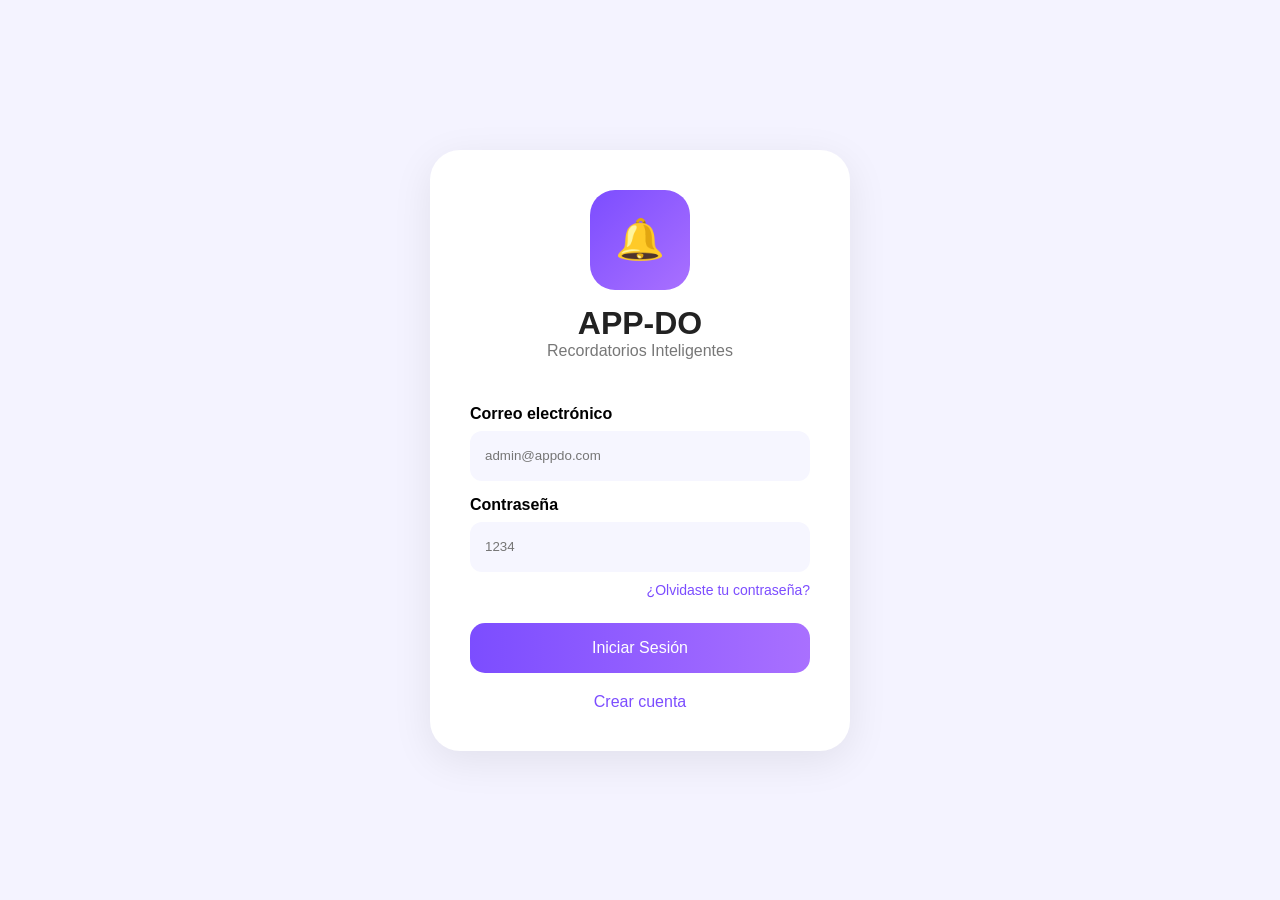
<file: AppFront/index.html>
<!DOCTYPE html>
<html lang="es">
<head>
    <meta charset="UTF-8">
    <meta name="viewport" content="width=device-width, initial-scale=1.0">
    <title>APP-DO | Iniciar Sesión</title>

    <link rel="stylesheet" href="CSS/style.css">
</head>
<body>

    <div class="login-card">

        <div class="logo">
            🔔
        </div>

        <h1>APP-DO</h1>

        <p class="subtitle">
            Recordatorios Inteligentes
        </p>

        <form id="loginForm">

            <label>
                Correo electrónico
            </label>

            <input
                type="email"
                id="correo"
                placeholder="admin@appdo.com"
            >

































            
            <label>
                Contraseña
            </label>

            <input
                type="password"
                id="password"
                placeholder="1234"
            >

            <a href="#" class="forgot">
                ¿Olvidaste tu contraseña?
            </a>

            <button type="submit">
                Iniciar Sesión
            </button>

        </form>
        <a href="registro.html" style="text-decoration: none;">
            <p class="register">
                Crear cuenta
            </p>
        </a>

    </div>

    <script src="auth.js"></script>

</body>
</html>
</file>
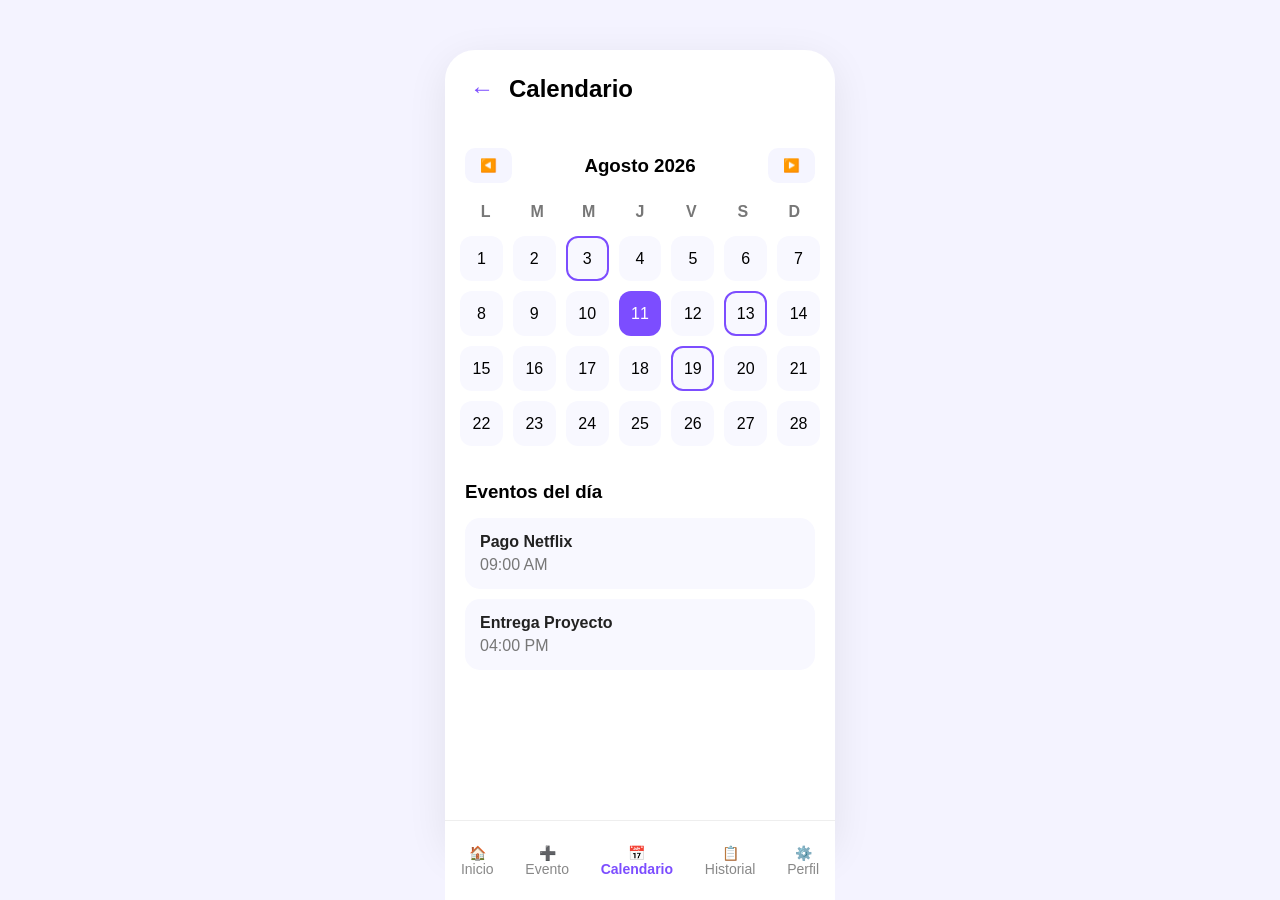
<file: AppFront/calendario.html>
<!DOCTYPE html>
<html lang="es">
<head>
    <meta charset="UTF-8">
    <meta name="viewport" content="width=device-width, initial-scale=1.0">
    <title>APP-DO | Calendario</title>

    <link rel="stylesheet" href="CSS/calendario.css">
</head>
<body>

<div class="phone">

    <header>

        <a href="dashboard.html" class="back">
            ←
        </a>

        <h2>Calendario</h2>

    </header>

    <section class="month">

        <button>◀️</button>

        <h3>Agosto 2026</h3>

        <button>▶️</button>

    </section>

    <section class="weekdays">

        <span>L</span>
        <span>M</span>
        <span>M</span>
        <span>J</span>
        <span>V</span>
        <span>S</span>
        <span>D</span>

    </section>

    <section class="calendar">

        <div class="day">1</div>
        <div class="day">2</div>
        <div class="day event-day">3</div>
        <div class="day">4</div>
        <div class="day">5</div>
        <div class="day">6</div>
        <div class="day">7</div>

        <div class="day">8</div>
        <div class="day">9</div>
        <div class="day">10</div>
        <div class="day selected">11</div>
        <div class="day">12</div>
        <div class="day event-day">13</div>
        <div class="day">14</div>

        <div class="day">15</div>
        <div class="day">16</div>
        <div class="day">17</div>
        <div class="day">18</div>
        <div class="day event-day">19</div>
        <div class="day">20</div>
        <div class="day">21</div>

        <div class="day">22</div>
        <div class="day">23</div>
        <div class="day">24</div>
        <div class="day">25</div>
        <div class="day">26</div>
        <div class="day">27</div>
        <div class="day">28</div>

    </section>

    <section class="today-events">

        <h3>Eventos del día</h3>

        <a href="detalle.html" class="event-card">

            <h4>Pago Netflix</h4>
            <p>09:00 AM</p>

        </a>

        <a href="detalle.html" class="event-card">

            <h4>Entrega Proyecto</h4>
            <p>04:00 PM</p>

        </a>

    </section>

    <nav>

        <a href="dashboard.html">
            🏠
            <span>Inicio</span>
        </a>

        <a href="evento.html">
            ➕
            <span>Evento</span>
        </a>

        <a href="calendario.html" class="active">
            📅
            <span>Calendario</span>
        </a>

        <a href="historial.html">
            📋
            <span>Historial</span>
        </a>

        <a href="perfil.html">
            ⚙️
            <span>Perfil</span>
        </a>

    </nav>

</div>

</body>
</html>
</file>
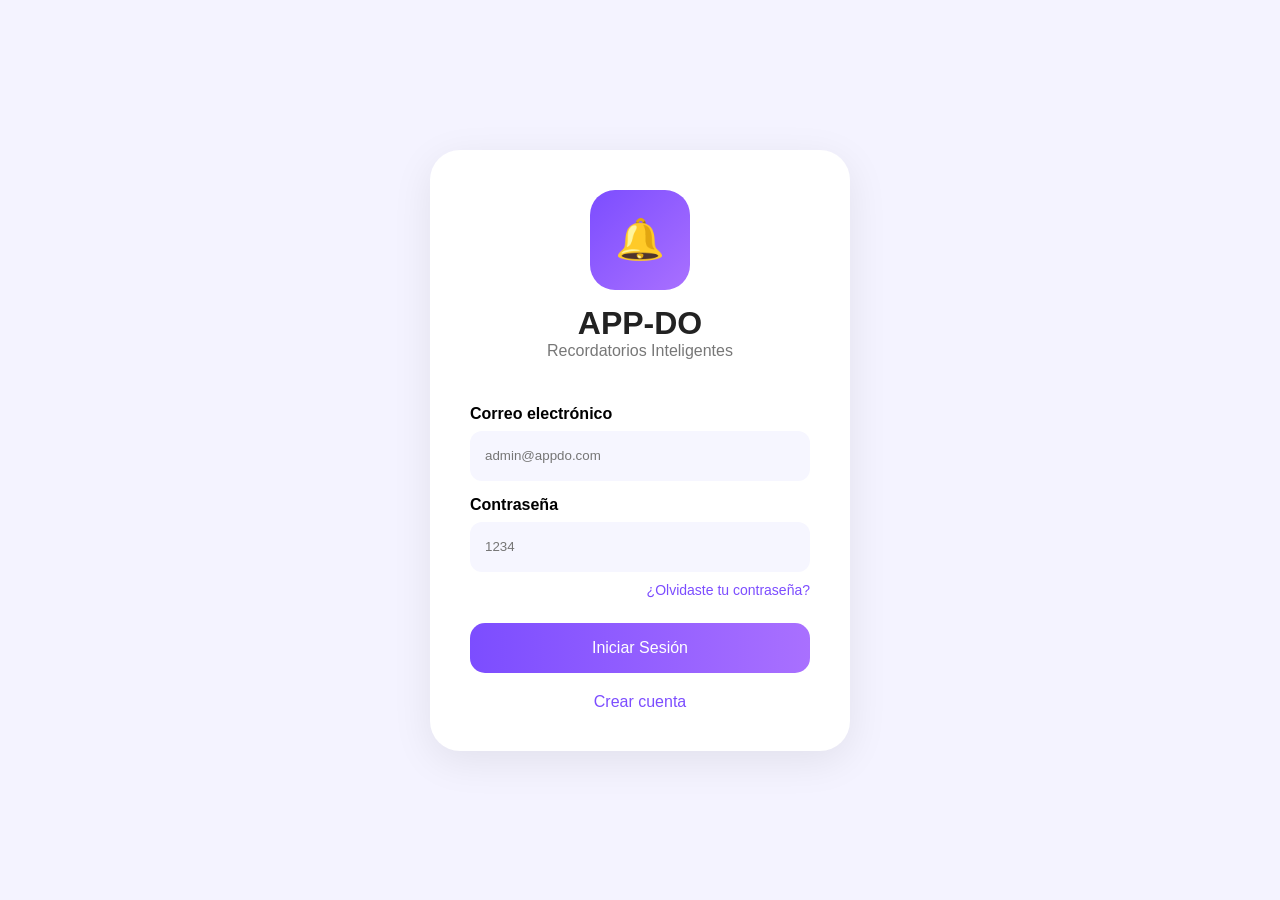
<file: AppFront/dashboard.html>
<!DOCTYPE html>
<html lang="es">
<head>
    <meta charset="UTF-8">
    <meta name="viewport" content="width=device-width, initial-scale=1.0">
    <title>APP-DO | Dashboard</title>

    <link rel="stylesheet" href="CSS/dashboard.css">
</head>
<body>

    <div class="phone">

        <!-- Encabezado -->

        <header>

            <div>
                <h2 id="userName">Hola </h2>
                <p>Tienes 3 recordatorios pendientes</p>
            </div>

            <div class="avatar" id="userAvatar">M</div>

        </header>

        <!-- Tarjetas -->

        <section class="cards">

            <div class="card purple">
                <h3>Eventos Activos</h3>
                <span>12</span>
            </div>

            <div class="card pink">
                <h3>Próximos</h3>
                <span>3</span>
            </div>

        </section>

        <!-- Próximos eventos -->

        <section class="events">

            <h3>Próximos Eventos</h3>

            <div class="event">
                <div>
                    <h4>Pago Netflix</h4>
                    <p>Mañana - 9:00 AM</p>
                </div>

                <span>⚠️</span>
            </div>

            <div class="event">
                <div>
                    <h4>Entrega Proyecto</h4>
                    <p>15 Agosto</p>
                </div>

                <span>📚</span>
            </div>

            <div class="event">
                <div>
                    <h4>Pago Internet</h4>
                    <p>20 Agosto</p>
                </div>

                <span>💳</span>
            </div>

        </section>

        <!-- Menú inferior -->

        <nav>

            <a href="dashboard.html" class="active">
                🏠
                <span>Inicio</span>
            </a>

            <a href="evento.html">
                ➕
                <span>Evento</span>
            </a>

            <a href="calendario.html">
                📅
                <span>Calendario</span>
            </a>

            <a href="historial.html">
                📋
                <span>Historial</span>
            </a>

            <a href="perfil.html">
                ⚙️
                <span>Perfil</span>
            </a>

        </nav>

    </div>
    <script src="dashboard.js"></script>
</body>
</html>
</file>
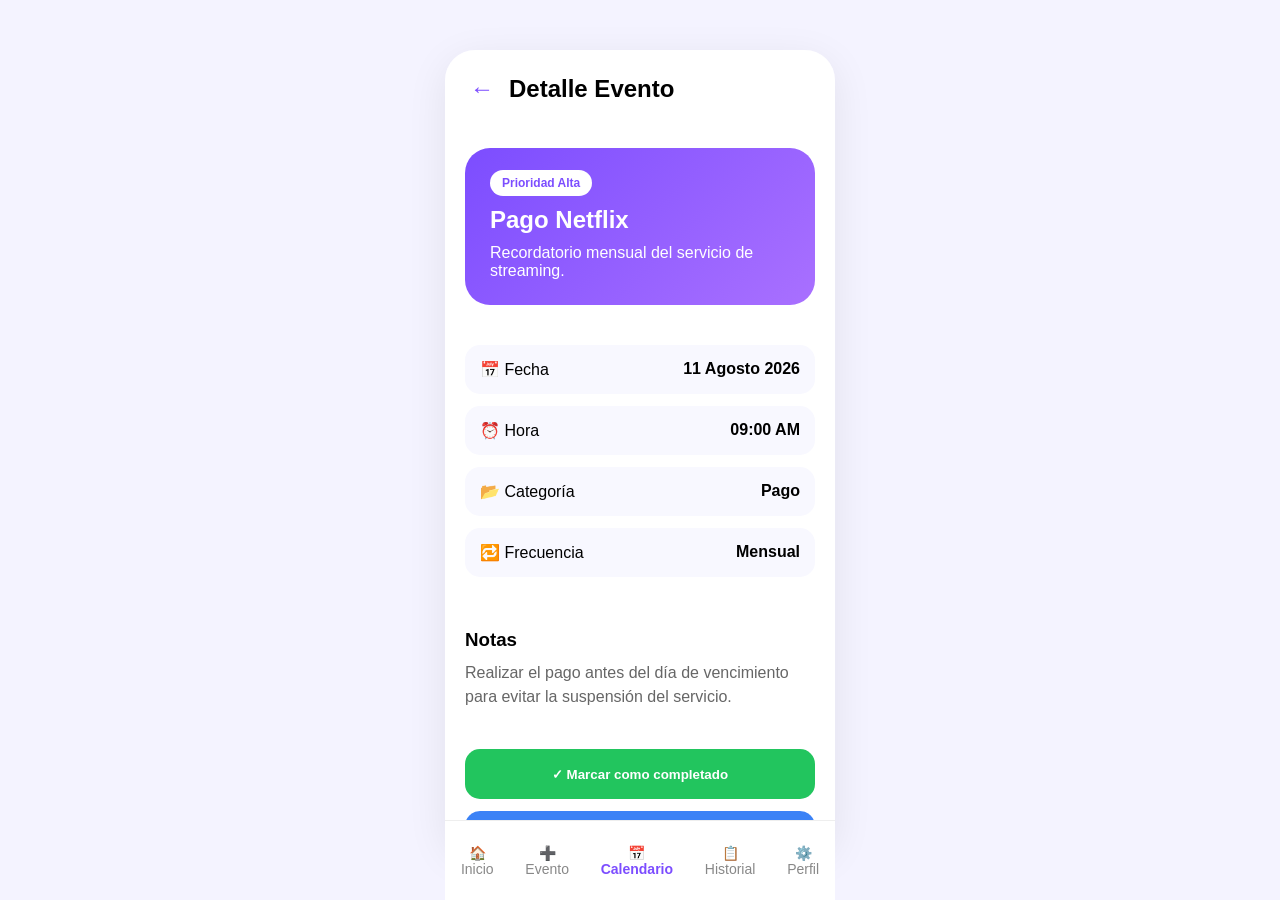
<file: AppFront/detalle.html>
<!DOCTYPE html>
<html lang="es">
<head>
    <meta charset="UTF-8">
    <meta name="viewport" content="width=device-width, initial-scale=1.0">
    <title>APP-DO | Detalle Evento</title>

    <link rel="stylesheet" href="CSS/detalle.css">
</head>
<body>

<div class="phone">

    <header>

        <a href="calendario.html" class="back">
            ←
        </a>

        <h2>Detalle Evento</h2>

    </header>

    <section class="hero-card">

        <span class="badge">
            Prioridad Alta
        </span>

        <h1>Pago Netflix</h1>

        <p>
            Recordatorio mensual del servicio de streaming.
        </p>

    </section>

    <section class="details">

        <div class="detail-item">
            <span>📅 Fecha</span>
            <strong>11 Agosto 2026</strong>
        </div>

        <div class="detail-item">
            <span>⏰ Hora</span>
            <strong>09:00 AM</strong>
        </div>

        <div class="detail-item">
            <span>📂 Categoría</span>
            <strong>Pago</strong>
        </div>

        <div class="detail-item">
            <span>🔁 Frecuencia</span>
            <strong>Mensual</strong>
        </div>

    </section>

    <section class="notes">

        <h3>Notas</h3>

        <p>
            Realizar el pago antes del día de vencimiento para evitar la suspensión del servicio.
        </p>

    </section>

    <section class="actions">

        <button class="complete">
            ✓ Marcar como completado
        </button>

        <button class="edit">
            ✏️ Editar evento
        </button>

        <button class="delete">
            🗑️ Eliminar evento
        </button>

    </section>

    <nav>

        <a href="dashboard.html">
            🏠
            <span>Inicio</span>
        </a>

        <a href="evento.html">
            ➕
            <span>Evento</span>
        </a>

        <a href="calendario.html" class="active">
            📅
            <span>Calendario</span>
        </a>

        <a href="historial.html">
            📋
            <span>Historial</span>
        </a>

        <a href="perfil.html">
            ⚙️
            <span>Perfil</span>
        </a>

    </nav>

</div>

</body>
</html>
</file>
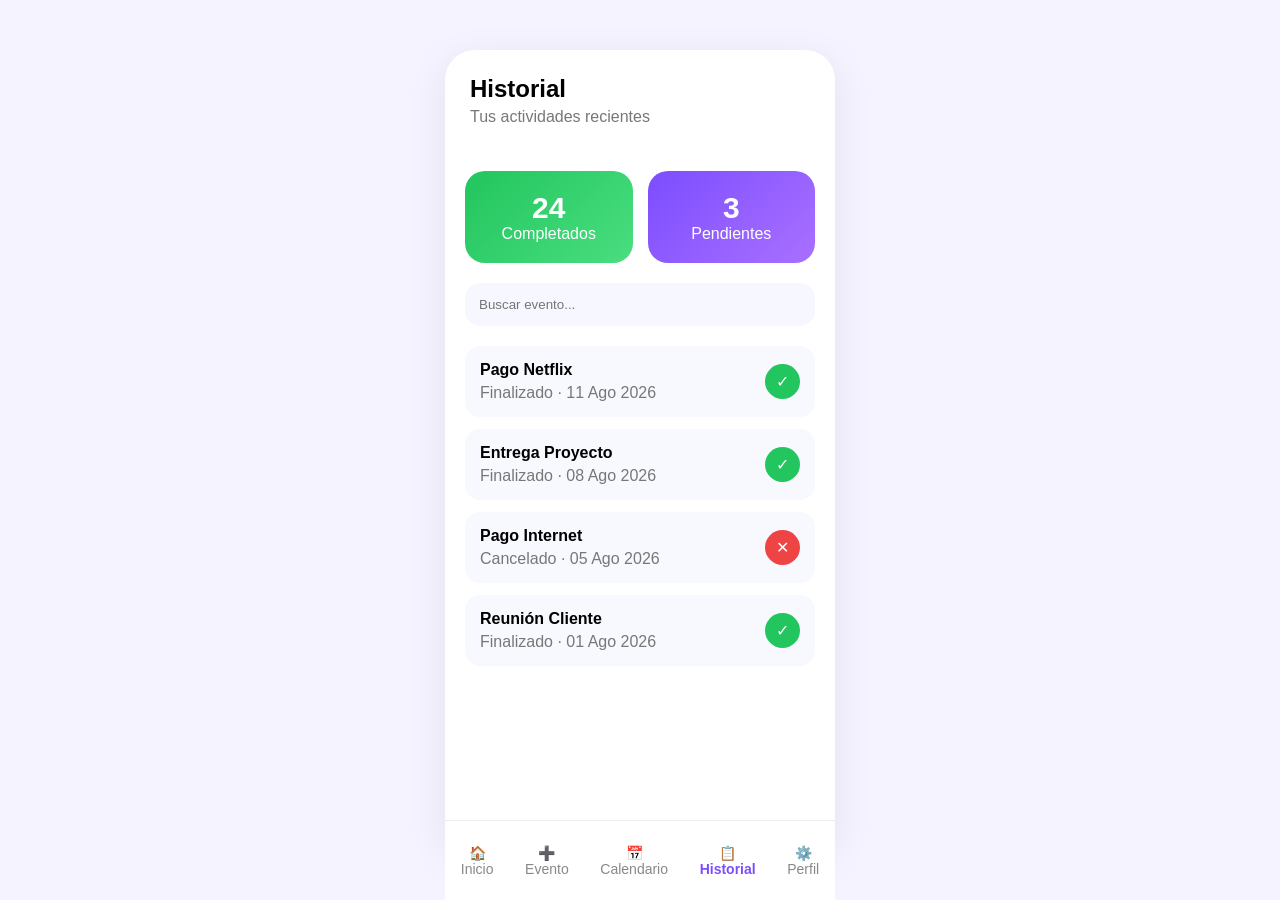
<file: AppFront/historial.html>
<!DOCTYPE html>
<html lang="es">
<head>
    <meta charset="UTF-8">
    <meta name="viewport" content="width=device-width, initial-scale=1.0">
    <title>APP-DO | Historial</title>

    <link rel="stylesheet" href="CSS/historial.css">
</head>
<body>

<div class="phone">

    <header>

        <h2>Historial</h2>

        <p>Tus actividades recientes</p>

    </header>

    <section class="stats">

        <div class="stat-card complete">
            <h3>24</h3>
            <span>Completados</span>
        </div>

        <div class="stat-card pending">
            <h3>3</h3>
            <span>Pendientes</span>
        </div>

    </section>

    <section class="search">

        <input
            type="text"
            placeholder="Buscar evento..."
        >

    </section>

    <section class="history-list">

        <div class="history-card">

            <div>
                <h4>Pago Netflix</h4>
                <p>Finalizado · 11 Ago 2026</p>
            </div>

            <span class="status success">
                ✓
            </span>

        </div>

        <div class="history-card">

            <div>
                <h4>Entrega Proyecto</h4>
                <p>Finalizado · 08 Ago 2026</p>
            </div>

            <span class="status success">
                ✓
            </span>

        </div>

        <div class="history-card">

            <div>
                <h4>Pago Internet</h4>
                <p>Cancelado · 05 Ago 2026</p>
            </div>

            <span class="status cancel">
                ✕
            </span>

        </div>

        <div class="history-card">

            <div>
                <h4>Reunión Cliente</h4>
                <p>Finalizado · 01 Ago 2026</p>
            </div>

            <span class="status success">
                ✓
            </span>

        </div>

    </section>

    <nav>

        <a href="dashboard.html">
            🏠
            <span>Inicio</span>
        </a>

        <a href="evento.html">
            ➕
            <span>Evento</span>
        </a>

        <a href="calendario.html">
            📅
            <span>Calendario</span>
        </a>

        <a href="historial.html" class="active">
            📋
            <span>Historial</span>
        </a>

        <a href="perfil.html">
            ⚙️
            <span>Perfil</span>
        </a>

    </nav>

</div>

</body>
</html>
</file>
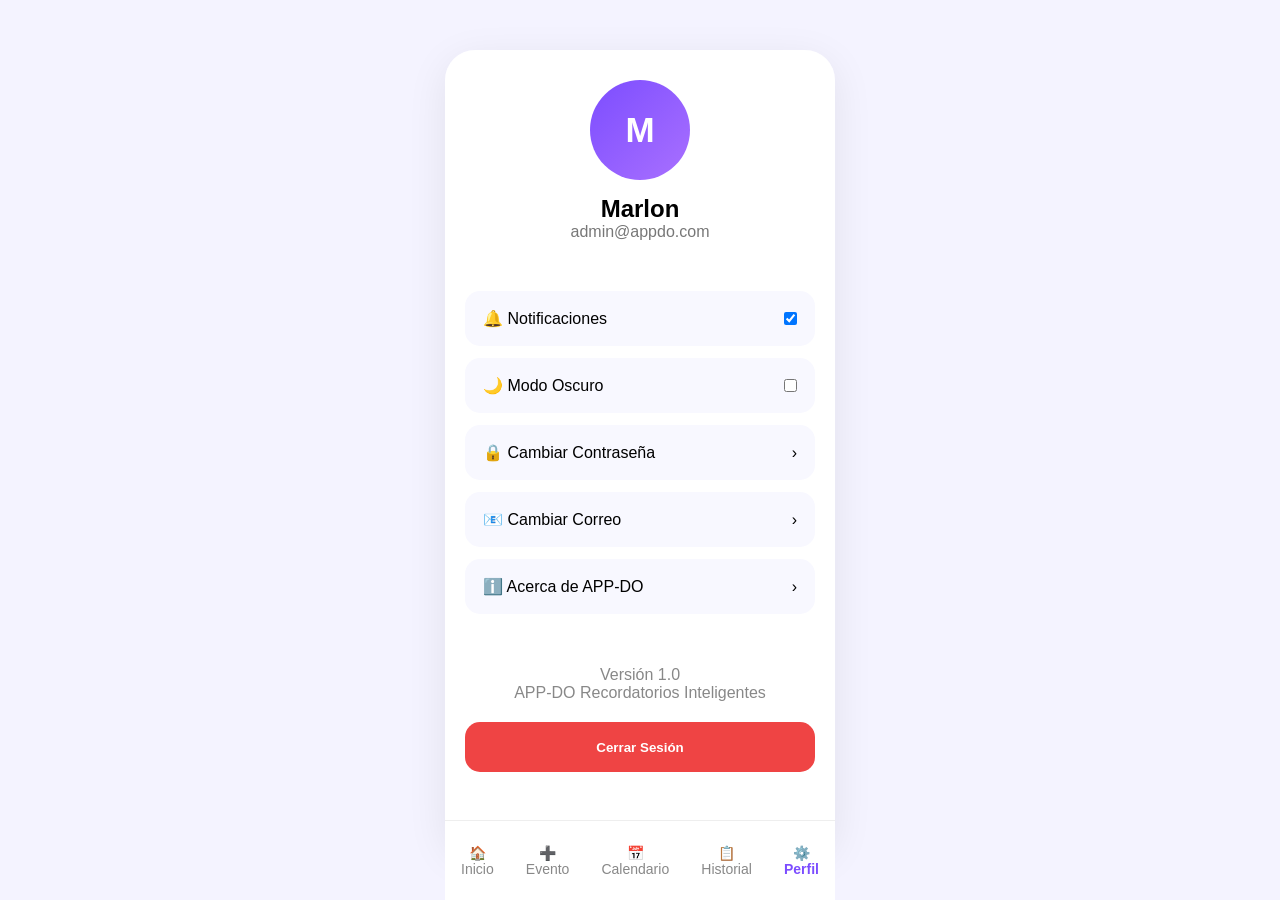
<file: AppFront/perfil.html>
<!DOCTYPE html>
<html lang="es">
<head>
    <meta charset="UTF-8">
    <meta name="viewport" content="width=device-width, initial-scale=1.0">
    <title>APP-DO | Perfil</title>

    <link rel="stylesheet" href="CSS/perfil.css">
</head>
<body>

<div class="phone">

    <header>

        <div class="profile">

            <div class="avatar">
                M
            </div>

            <h2>Marlon</h2>

            <p>admin@appdo.com</p>

        </div>

    </header>

    <section class="options">

        <div class="option">
            <span>🔔 Notificaciones</span>
            <input type="checkbox" checked>
        </div>

        <div class="option">
            <span>🌙 Modo Oscuro</span>
            <input type="checkbox">
        </div>

        <div class="option">
            <span>🔒 Cambiar Contraseña</span>
            <span>›</span>
        </div>

        <div class="option">
            <span>📧 Cambiar Correo</span>
            <span>›</span>
        </div>

        <div class="option">
            <span>ℹ️ Acerca de APP-DO</span>
            <span>›</span>
        </div>

    </section>

    <section class="version">

        <p>Versión 1.0</p>

        <p>
            APP-DO Recordatorios Inteligentes
        </p>

    </section>

    <section class="logout">

        <button onclick="cerrarSesion()">
            Cerrar Sesión
        </button>

    </section>

    <nav>

        <a href="dashboard.html">
            🏠
            <span>Inicio</span>
        </a>

        <a href="evento.html">
            ➕
            <span>Evento</span>
        </a>

        <a href="calendario.html">
            📅
            <span>Calendario</span>
        </a>

        <a href="historial.html">
            📋
            <span>Historial</span>
        </a>

        <a href="perfil.html" class="active">
            ⚙️
            <span>Perfil</span>
        </a>

    </nav>

</div>

<script>

function cerrarSesion(){

    sessionStorage.clear();

    window.location.href =
        "index.html";

}

</script>

</body>
</html>
</file>
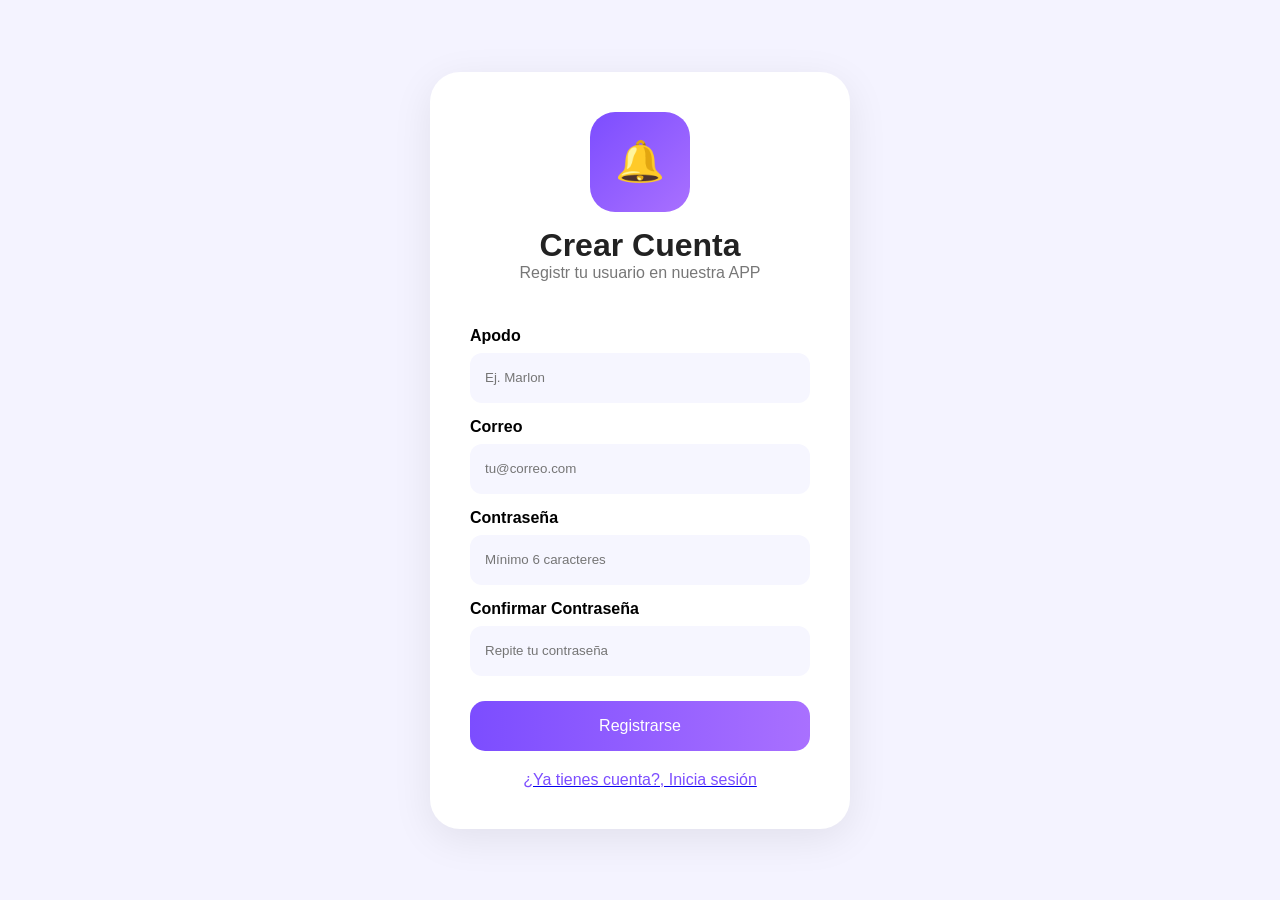
<file: AppFront/registro.html>
<!DOCTYPE html>
<html lang="es">
<head>
    <meta charset="UTF-8">
    <meta name="viewport" content="width=device-width, initial-scale=1.0">
    <title>APP-DO | Crear Cuenta</title>
    <link rel="stylesheet" href="CSS/style.css">
</head>
<body>

    <div class="login-card">

        <div class="logo">
            🔔
        </div>

        <h1>Crear Cuenta</h1>
        <p class="subtitle">Registr tu usuario en nuestra APP</p>

        <form id="registroForm">

            <label for="nombre">Apodo</label>
            <input type="text" id="nombre" placeholder="Ej. Marlon" required>

            <label for="correo">Correo </label>
            <input type="email" id="correo" placeholder="tu@correo.com" required>

            <label for="password">Contraseña</label>
            <input type="password" id="password" placeholder="Mínimo 6 caracteres" required minlength="6">

            <label for="confirmPassword">Confirmar Contraseña</label>
            <input type="password" id="confirmPassword" placeholder="Repite tu contraseña" required>

            <button type="submit">
                Registrarse
            </button>

        </form>

        <a href="index.html">
            <p class="register">
                ¿Ya tienes cuenta?, Inicia sesión
            </p>
        </a>

    </div>

    <script src="registro.js"></script>

</body>
</html>
</file>
<file: AppFront/CSS/style.css>
*{
    margin:0;
    padding:0;
    box-sizing:border-box;
    font-family:'Segoe UI',sans-serif;
}

body{
    background:#f4f3ff;

    height:100vh;

    display:flex;
    justify-content:center;
    align-items:center;
}

.login-card{

    width:420px;

    background:white;

    padding:40px;

    border-radius:30px;

    box-shadow:0 10px 40px rgba(0,0,0,.08);
}

.logo{

    width:100px;
    height:100px;

    margin:auto;

    background:linear-gradient(
        135deg,
        #7C4DFF,
        #A970FF
    );

    border-radius:25px;

    display:flex;
    justify-content:center;
    align-items:center;

    color:white;
    font-size:40px;
}

h1{
    text-align:center;
    margin-top:15px;
    color:#222;
}

.subtitle{
    text-align:center;
    color:#777;
    margin-bottom:30px;
}

form{
    display:flex;
    flex-direction:column;
}

label{
    margin-bottom:8px;
    margin-top:15px;
    font-weight:600;
}

input{

    height:50px;

    border:none;

    background:#f6f6ff;

    border-radius:12px;

    padding-left:15px;

    outline:none;
}

.forgot{

    text-decoration:none;

    color:#7C4DFF;

    text-align:right;

    margin-top:10px;

    font-size:14px;
}

button{

    height:50px;

    margin-top:25px;

    border:none;

    border-radius:15px;

    background:linear-gradient(
        90deg,
        #7C4DFF,
        #A970FF
    );

    color:white;

    font-size:16px;

    cursor:pointer;
}

.register{

    margin-top:20px;

    text-align:center;

    color:#7C4DFF;

    cursor:pointer;
}
</file>
<file: AppFront/CSS/calendario.css>
*{
    margin:0;
    padding:0;
    box-sizing:border-box;
    font-family:'Segoe UI',sans-serif;
}

body{
    background:#f4f3ff;
    display:flex;
    justify-content:center;
    align-items:center;
    min-height:100vh;
}

.phone{
    width:390px;
    height:800px;
    background:white;
    border-radius:30px;
    overflow-y:auto;
    box-shadow:0 10px 40px rgba(0,0,0,.08);
    position:relative;
}

header{
    padding:25px;
    display:flex;
    align-items:center;
    gap:15px;
}

.back{
    text-decoration:none;
    color:#7C4DFF;
    font-size:24px;
    font-weight:bold;
}

.month{
    display:flex;
    justify-content:space-between;
    align-items:center;
    padding:20px;
}

.month button{
    border:none;
    background:#f5f5ff;
    padding:10px 15px;
    border-radius:10px;
    cursor:pointer;
}

.weekdays{
    display:grid;
    grid-template-columns:repeat(7,1fr);
    padding:0 15px;
    text-align:center;
    color:#777;
    font-weight:600;
}

.calendar{
    display:grid;
    grid-template-columns:repeat(7,1fr);
    gap:10px;
    padding:15px;
}

.day{
    height:45px;
    display:flex;
    justify-content:center;
    align-items:center;
    border-radius:12px;
    background:#f8f8ff;
}

.selected{
    background:#7C4DFF;
    color:white;
}

.event-day{
    border:2px solid #7C4DFF;
}

.today-events{
    padding:20px;
    padding-bottom:120px;
}

.today-events h3{
    margin-bottom:15px;
}

.event-card{
    display:block;
    text-decoration:none;
    color:#222;
    background:#f8f8ff;
    padding:15px;
    border-radius:15px;
    margin-bottom:10px;
}

.event-card p{
    color:#777;
    margin-top:5px;
}

nav{
    position:fixed;
    bottom:0;
    width:390px;
    height:80px;
    background:white;
    border-top:1px solid #eee;
    display:flex;
    justify-content:space-around;
    align-items:center;
}

nav a{
    text-decoration:none;
    color:#888;
    display:flex;
    flex-direction:column;
    align-items:center;
    font-size:14px;
}

nav a.active{
    color:#7C4DFF;
    font-weight:bold;
}
</file>
<file: AppFront/CSS/dashboard.css>
*{
    margin:0;
    padding:0;
    box-sizing:border-box;
    font-family:'Segoe UI',sans-serif;
}

body{

    background:#f4f3ff;

    display:flex;
    justify-content:center;
    align-items:center;

    min-height:100vh;
}

.phone{

    width:390px;
    min-height:800px;

    background:white;

    border-radius:30px;

    overflow:hidden;

    box-shadow:0 10px 40px rgba(0,0,0,.08);

    position:relative;
}

header{

    padding:25px;

    display:flex;
    justify-content:space-between;
    align-items:center;
}

header h2{
    color:#222;
}

header p{
    color:#888;
    font-size:14px;
}

.avatar{

    width:50px;
    height:50px;

    border-radius:50%;

    background:#7C4DFF;

    color:white;

    display:flex;
    justify-content:center;
    align-items:center;

    font-weight:bold;
}

.cards{

    display:flex;
    gap:15px;

    padding:20px;
}

.card{

    flex:1;

    padding:20px;

    border-radius:20px;

    color:white;
}

.card span{

    display:block;

    margin-top:15px;

    font-size:28px;

    font-weight:bold;
}

.purple{
    background:linear-gradient(135deg,#7C4DFF,#A970FF);
}

.pink{
    background:linear-gradient(135deg,#ff6bb3,#ff9ccf);
}

.events{

    padding:20px;
}

.events h3{

    margin-bottom:15px;
}

.event{

    background:#fafaff;

    padding:15px;

    border-radius:15px;

    margin-bottom:15px;

    display:flex;
    justify-content:space-between;
    align-items:center;
}

.event h4{

    margin-bottom:5px;
}

.event p{

    color:#777;
    font-size:14px;
}

nav{

    position:absolute;

    bottom:0;

    width:100%;

    height:80px;

    background:white;

    border-top:1px solid #eee;

    display:flex;
    justify-content:space-around;
    align-items:center;
}

nav a{

    text-decoration:none;

    color:#888;

    display:flex;
    flex-direction:column;

    align-items:center;

    font-size:14px;
}

nav a.active{

    color:#7C4DFF;

    font-weight:bold;
}
</file>
<file: AppFront/CSS/detalle.css>
*{
    margin:0;
    padding:0;
    box-sizing:border-box;
    font-family:'Segoe UI',sans-serif;
}

body{
    background:#f4f3ff;
    display:flex;
    justify-content:center;
    align-items:center;
    min-height:100vh;
}

.phone{
    width:390px;
    height:800px;
    background:white;
    border-radius:30px;
    overflow-y:auto;
    position:relative;
    box-shadow:0 10px 40px rgba(0,0,0,.08);
}

header{
    padding:25px;
    display:flex;
    align-items:center;
    gap:15px;
}

.back{
    text-decoration:none;
    color:#7C4DFF;
    font-size:24px;
    font-weight:bold;
}

.hero-card{

    margin:20px;

    padding:25px;

    border-radius:25px;

    background:linear-gradient(
        135deg,
        #7C4DFF,
        #A970FF
    );

    color:white;
}

.hero-card h1{
    margin-top:15px;
    margin-bottom:10px;
}

.badge{

    background:white;

    color:#7C4DFF;

    padding:6px 12px;

    border-radius:20px;

    font-size:12px;

    font-weight:bold;
}

.details{
    padding:20px;
}

.detail-item{

    background:#f8f8ff;

    padding:15px;

    border-radius:15px;

    margin-bottom:12px;

    display:flex;

    justify-content:space-between;
}

.notes{
    padding:20px;
}

.notes h3{
    margin-bottom:10px;
}

.notes p{
    color:#666;
    line-height:1.5;
}

.actions{

    padding:20px;
    padding-bottom:120px;

    display:flex;
    flex-direction:column;
    gap:12px;
}

.actions button{

    height:50px;

    border:none;

    border-radius:15px;

    color:white;

    cursor:pointer;

    font-weight:600;
}

.complete{
    background:#22c55e;
}

.edit{
    background:#3b82f6;
}

.delete{
    background:#ef4444;
}

nav{

    position:fixed;

    bottom:0;

    width:390px;

    height:80px;

    background:white;

    border-top:1px solid #eee;

    display:flex;

    justify-content:space-around;

    align-items:center;
}

nav a{

    text-decoration:none;

    color:#888;

    display:flex;

    flex-direction:column;

    align-items:center;

    font-size:14px;
}

nav a.active{

    color:#7C4DFF;

    font-weight:bold;
}
</file>
<file: AppFront/CSS/historial.css>
*{
    margin:0;
    padding:0;
    box-sizing:border-box;
    font-family:'Segoe UI',sans-serif;
}

body{
    background:#f4f3ff;
    display:flex;
    justify-content:center;
    align-items:center;
    min-height:100vh;
}

.phone{
    width:390px;
    height:800px;
    background:white;
    border-radius:30px;
    overflow-y:auto;
    box-shadow:0 10px 40px rgba(0,0,0,.08);
}

header{
    padding:25px;
}

header h2{
    margin-bottom:5px;
}

header p{
    color:#777;
}

.stats{

    display:flex;
    gap:15px;

    padding:20px;
}

.stat-card{

    flex:1;

    padding:20px;

    border-radius:20px;

    color:white;

    text-align:center;
}

.complete{
    background:linear-gradient(
        135deg,
        #22c55e,
        #4ade80
    );
}

.pending{
    background:linear-gradient(
        135deg,
        #7C4DFF,
        #A970FF
    );
}

.stat-card h3{
    font-size:30px;
}

.search{
    padding:0 20px;
}

.search input{

    width:100%;

    padding:14px;

    border:none;

    border-radius:15px;

    background:#f7f7ff;
}

.history-list{

    padding:20px;
    padding-bottom:120px;
}

.history-card{

    background:#f8f8ff;

    padding:15px;

    border-radius:15px;

    margin-bottom:12px;

    display:flex;

    justify-content:space-between;

    align-items:center;
}

.history-card p{
    color:#777;
    margin-top:5px;
}

.status{

    width:35px;
    height:35px;

    border-radius:50%;

    display:flex;
    justify-content:center;
    align-items:center;

    color:white;
}

.success{
    background:#22c55e;
}

.cancel{
    background:#ef4444;
}

nav{

    position:fixed;

    width:390px;

    bottom:0;

    height:80px;

    background:white;

    border-top:1px solid #eee;

    display:flex;

    justify-content:space-around;

    align-items:center;
}

nav a{

    text-decoration:none;

    color:#888;

    display:flex;

    flex-direction:column;

    align-items:center;

    font-size:14px;
}

nav a.active{

    color:#7C4DFF;

    font-weight:bold;
}
</file>
<file: AppFront/CSS/perfil.css>
*{
    margin:0;
    padding:0;
    box-sizing:border-box;
    font-family:'Segoe UI',sans-serif;
}

body{
    background:#f4f3ff;
    display:flex;
    justify-content:center;
    align-items:center;
    min-height:100vh;
}

.phone{
    width:390px;
    height:800px;
    background:white;
    border-radius:30px;
    overflow-y:auto;
    box-shadow:0 10px 40px rgba(0,0,0,.08);
}

header{
    padding:30px;
}

.profile{
    text-align:center;
}

.avatar{

    width:100px;
    height:100px;

    margin:auto;

    border-radius:50%;

    background:linear-gradient(
        135deg,
        #7C4DFF,
        #A970FF
    );

    display:flex;
    justify-content:center;
    align-items:center;

    color:white;

    font-size:35px;

    font-weight:bold;
}

.profile h2{
    margin-top:15px;
}

.profile p{
    color:#777;
}

.options{
    padding:20px;
}

.option{

    background:#f8f8ff;

    padding:18px;

    border-radius:15px;

    margin-bottom:12px;

    display:flex;

    justify-content:space-between;

    align-items:center;
}

.version{

    text-align:center;

    color:#888;

    margin-top:20px;
}

.logout{

    padding:20px;
    padding-bottom:120px;
}

.logout button{

    width:100%;

    height:50px;

    border:none;

    border-radius:15px;

    background:#ef4444;

    color:white;

    font-weight:bold;

    cursor:pointer;
}

nav{

    position:fixed;

    width:390px;

    bottom:0;

    height:80px;

    background:white;

    border-top:1px solid #eee;

    display:flex;

    justify-content:space-around;

    align-items:center;
}

nav a{

    text-decoration:none;

    color:#888;

    display:flex;

    flex-direction:column;

    align-items:center;

    font-size:14px;
}

nav a.active{

    color:#7C4DFF;

    font-weight:bold;
}
</file>
